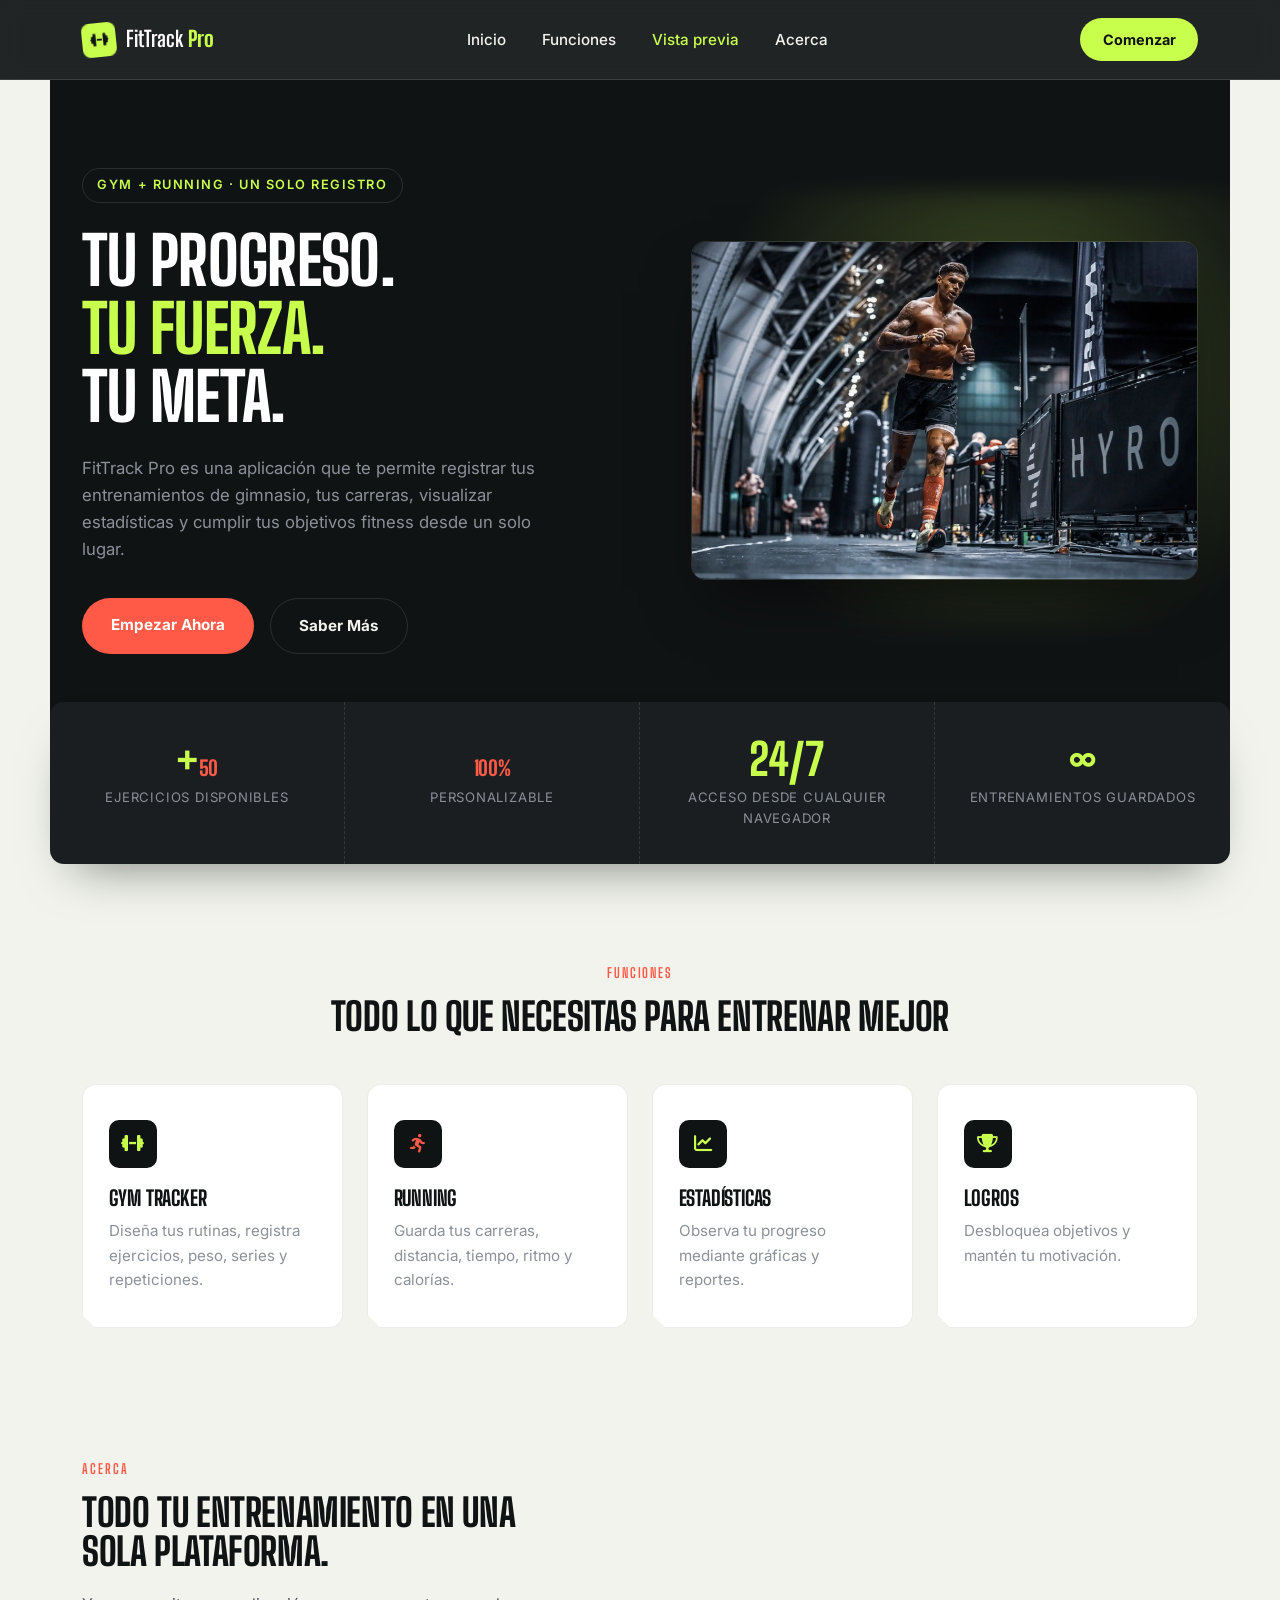
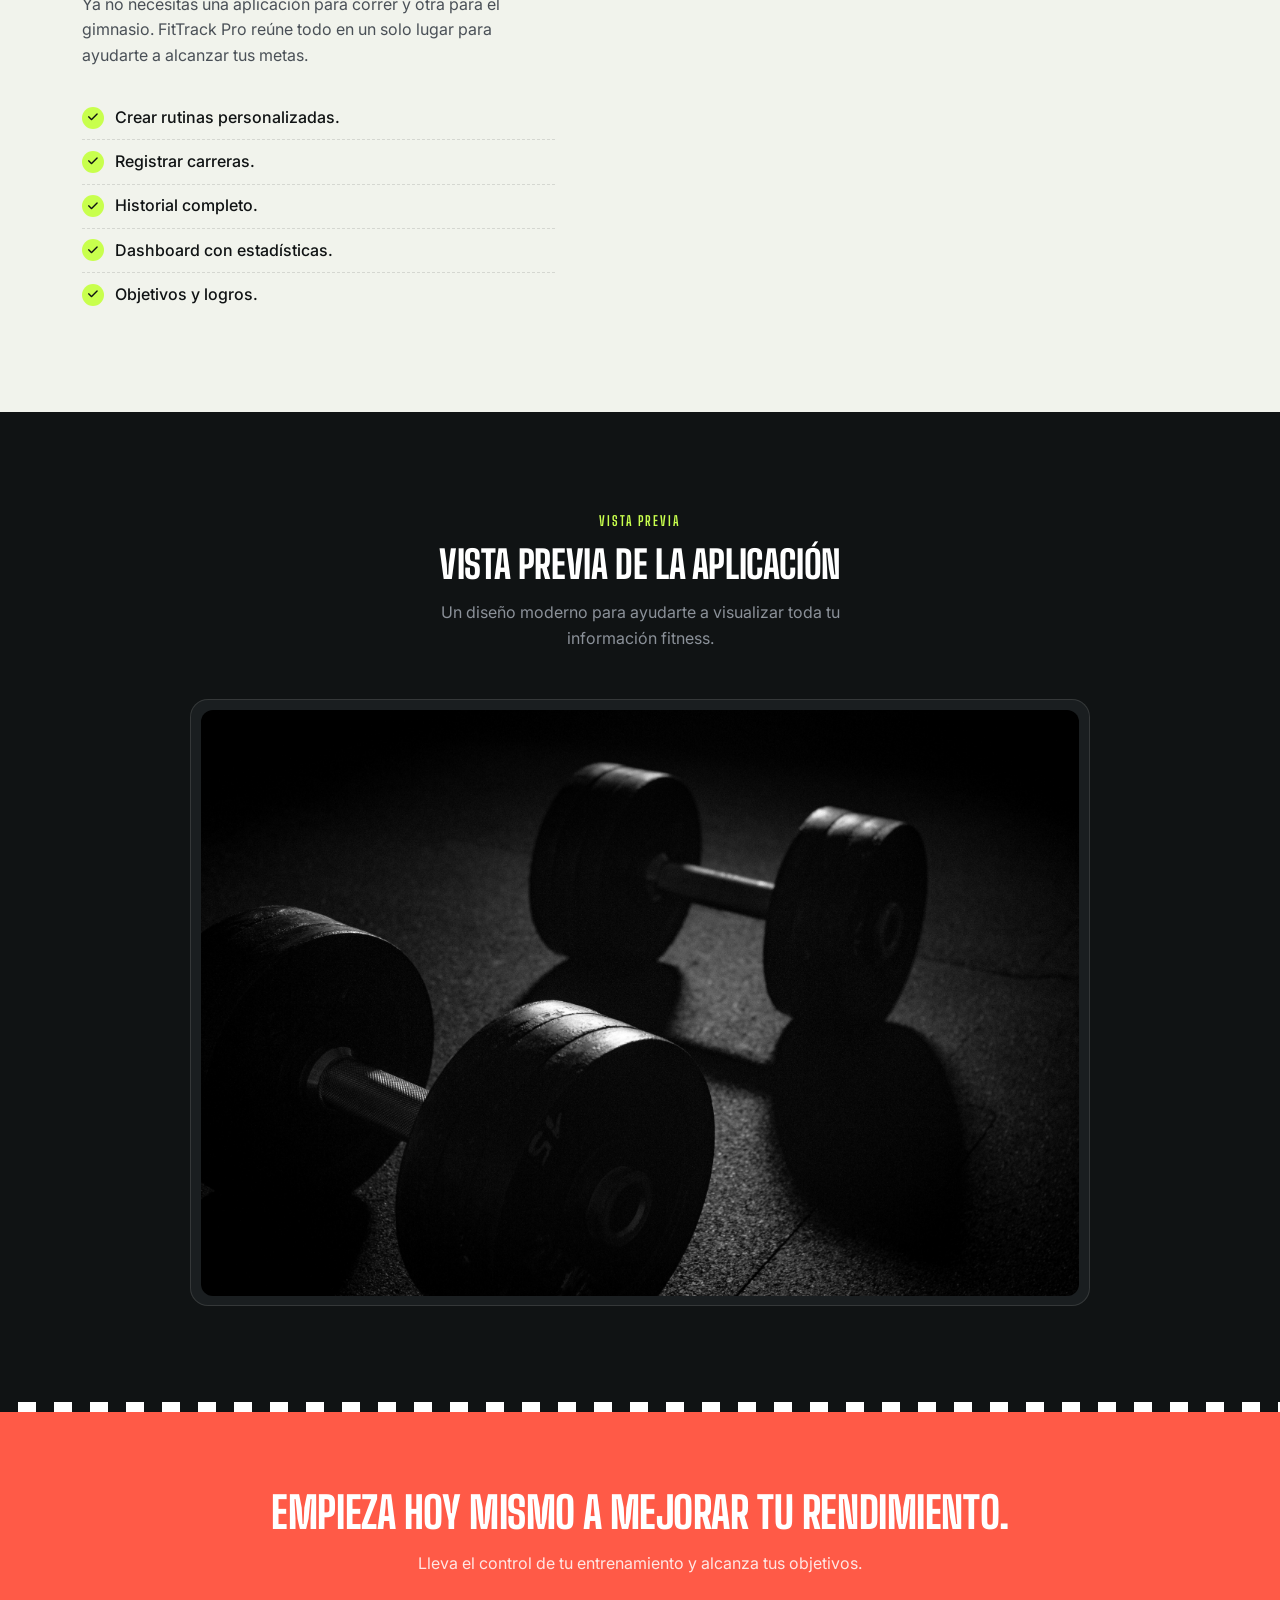
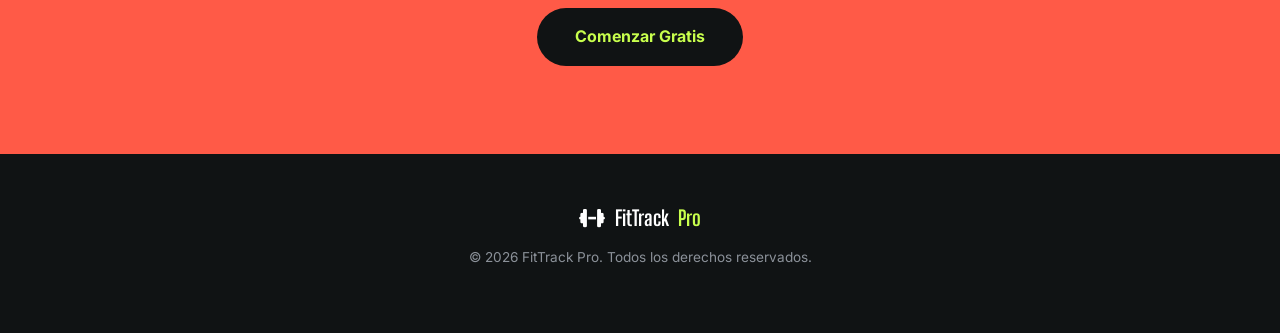
<file: PROGRAMACION TRABAJO FINAL/index.html>
<!DOCTYPE html>
<html lang="es">

<head>
    <meta charset="UTF-8">
    <meta name="viewport" content="width=device-width, initial-scale=1.0">
    <title>FitTrack Pro | Tu progreso fitness</title>

    <!-- Google Fonts -->
    <link rel="preconnect" href="https://fonts.googleapis.com">
    <link rel="preconnect" href="https://fonts.gstatic.com" crossorigin>
    <link href="https://fonts.googleapis.com/css2?family=Big+Shoulders+Display:wght@600;700;800;900&family=Inter:wght@400;500;600;700;800&display=swap"
        rel="stylesheet">

    <!-- Font Awesome -->
    <link rel="stylesheet" href="https://cdnjs.cloudflare.com/ajax/libs/font-awesome/6.6.0/css/all.min.css">

    <!-- CSS -->
    <link rel="stylesheet" href="CSS/style.css">
</head>
<body>

    <!-- ===================== NAVBAR ===================== -->

    <header id="top">

        <nav class="navbar">

            <div class="logo">
                <span class="logo-mark"><i class="fa-solid fa-dumbbell"></i></span>
                <span>FitTrack <strong>Pro</strong></span>
            </div>

            <ul class="menu" id="mainMenu">

                <li><a href="#top">Inicio</a></li>
                <li><a href="#features">Funciones</a></li>
                <li><a href="#preview">Vista previa</a></li>
                <li><a href="#about">Acerca</a></li>

            </ul>

            <a href="login.html" class="btn-navbar">
                Comenzar
            </a>

            <button id="menuToggle" class="menu-toggle-js" aria-label="Abrir menú" aria-expanded="false" aria-controls="mainMenu">
                <i class="fa-solid fa-bars"></i>
            </button>

        </nav>

    </header>

    <!-- ===================== HERO ===================== -->

    <section class="hero">

        <div class="hero-text">

            <span class="eyebrow">Gym + Running · Un solo registro</span>

            <h1>
                Tu progreso.
                <span>Tu fuerza.</span>
                Tu meta.
            </h1>

            <p>
                FitTrack Pro es una aplicación que te permite registrar tus entrenamientos
                de gimnasio, tus carreras, visualizar estadísticas y cumplir tus objetivos
                fitness desde un solo lugar.
            </p>

            <div class="hero-buttons">

                <a href="login.html" class="btn-primary">
                    Empezar Ahora
                </a>

                <a href="#features" class="btn-secondary">
                    Saber Más
                </a>

            </div>

        </div>

        <div class="hero-image">
            <div class="hero-glow" aria-hidden="true"></div>
            <img src="IMG/212302321-1920x1280.webp"Dashboard de FitTrack Pro">
        </div>

    </section>

    <!-- ===================== NUMBERS (marcador) ===================== -->

    <section class="numbers">

        <div>
            <h2>+<span class="count" data-target="50">0</span></h2>
            <p>Ejercicios disponibles</p>
        </div>

        <div>
            <h2><span class="count" data-target="100">0</span><span>%</span></h2>
            <p>Personalizable</p>
        </div>

        <div>
            <h2>24/7</h2>
            <p>Acceso desde cualquier navegador</p>
        </div>

        <div>
            <h2>&infin;</h2>
            <p>Entrenamientos guardados</p>
        </div>

    </section>

    <!-- ===================== CARDS ===================== -->

    <section class="cards" id="features">

        <span class="section-label">Funciones</span>
        <h2 class="section-title">Todo lo que necesitas para entrenar mejor</h2>

        <div class="cards-grid">

            <div class="card">
                <i class="fa-solid fa-dumbbell"></i>
                <h3>Gym Tracker</h3>
                <p>Diseña tus rutinas, registra ejercicios, peso, series y repeticiones.</p>
            </div>

            <div class="card">
                <i class="fa-solid fa-person-running"></i>
                <h3>Running</h3>
                <p>Guarda tus carreras, distancia, tiempo, ritmo y calorías.</p>
            </div>

            <div class="card">
                <i class="fa-solid fa-chart-line"></i>
                <h3>Estadísticas</h3>
                <p>Observa tu progreso mediante gráficas y reportes.</p>
            </div>

            <div class="card">
                <i class="fa-solid fa-trophy"></i>
                <h3>Logros</h3>
                <p>Desbloquea objetivos y mantén tu motivación.</p>
            </div>

        </div>

    </section>

    <!-- ===================== ABOUT ===================== -->

    <section class="about" id="about">

        <div class="about-text">

            <span class="section-label">Acerca</span>

            <h2>
                Todo tu entrenamiento
                en una sola plataforma.
            </h2>

            <p>
                Ya no necesitas una aplicación para correr
                y otra para el gimnasio.
                FitTrack Pro reúne todo en un solo lugar
                para ayudarte a alcanzar tus metas.
            </p>

            <ul>
                <li><i class="fa-solid fa-check"></i> Crear rutinas personalizadas.</li>
                <li><i class="fa-solid fa-check"></i> Registrar carreras.</li>
                <li><i class="fa-solid fa-check"></i> Historial completo.</li>
                <li><i class="fa-solid fa-check"></i> Dashboard con estadísticas.</li>
                <li><i class="fa-solid fa-check"></i> Objetivos y logros.</li>
            </ul>

        </div>

    </section>

    <!-- ===================== PREVIEW ===================== -->

    <section class="preview" id="preview">

        <span class="section-label light">Vista previa</span>
        <h2>Vista previa de la aplicación</h2>
        <p>Un diseño moderno para ayudarte a visualizar toda tu información fitness.</p>

        <div class="preview-frame">
            <img src="IMG/1244788.jpg" alt="Vista previa de la aplicación">
        </div>

    </section>

    <!-- ===================== CTA ===================== -->

    <section class="cta">

        <h2>
            Empieza hoy mismo
            a mejorar tu rendimiento.
        </h2>

        <p>
            Lleva el control de tu entrenamiento
            y alcanza tus objetivos.
        </p>

        <a href="register.html">
            Comenzar Gratis
        </a>

    </section>

    <!-- ===================== FOOTER ===================== -->

    <footer>

        <div class="footer-logo">
            <i class="fa-solid fa-dumbbell"></i>
            FitTrack <strong>Pro</strong>
        </div>

        <p>
            © <span id="year">2026</span> FitTrack Pro.
            Todos los derechos reservados.
        </p>

      

    </footer>

    <!-- JS -->
    <script src=JS/main.js></script>

</body>

</html>
</file>
<file: PROGRAMACION TRABAJO FINAL/CSS/style.css>
/* =========================================================
   FitTrack Pro — Design tokens
   Concept: pista de atletismo + marcador de gimnasio.
   Carriles diagonales y tipografía "scoreboard" como firma visual.
   ========================================================= */

:root {
    /* Color */
    --ink: #101314;
    --bg-alt: #1a1e20;
    --cream: #f1f3ec;
    --white: #ffffff;
    --lime: #c8ff4d;
    --lime-dim: #9fd63a;
    --coral: #ff5a47;
    --coral-dim: #e14434;
    --gray: #8b9199;
    --line: rgba(241, 243, 236, 0.12);

    /* Type */
    --font-display: "Big Shoulders Display", sans-serif;
    --font-body: "Inter", sans-serif;

    /* Layout */
    --max-w: 1180px;
    --radius: 14px;
    --lane-angle: -6deg;
}

/* =========================================================
   Reset
   ========================================================= */

* {
    margin: 0;
    padding: 0;
    box-sizing: border-box;
}

html {
    scroll-behavior: smooth;
}

body {
    font-family: var(--font-body);
    color: var(--ink);
    background: var(--cream);
    line-height: 1.6;
    overflow-x: hidden;
}

img {
    max-width: 100%;
    display: block;
}

a {
    text-decoration: none;
    color: inherit;
}

ul {
    list-style: none;
}

h1, h2, h3 {
    font-family: var(--font-display);
    font-weight: 800;
    line-height: 1.02;
    letter-spacing: -0.01em;
}

@media (prefers-reduced-motion: reduce) {
    * {
        animation: none !important;
        transition: none !important;
    }

    html {
        scroll-behavior: auto;
    }
}

:focus-visible {
    outline: 3px solid var(--lime);
    outline-offset: 3px;
}

.section-label {
    display: inline-block;
    font-family: var(--font-display);
    font-weight: 700;
    font-size: 0.85rem;
    letter-spacing: 0.14em;
    text-transform: uppercase;
    color: var(--coral);
    margin-bottom: 0.75rem;
}

.section-label.light {
    color: var(--lime);
}

/* =========================================================
   Navbar
   ========================================================= */

header {
    position: sticky;
    top: 0;
    z-index: 100;
    background: rgba(16, 19, 20, 0.92);
    backdrop-filter: blur(10px);
    border-bottom: 1px solid var(--line);
}

.navbar {
    max-width: var(--max-w);
    margin: 0 auto;
    display: flex;
    align-items: center;
    justify-content: space-between;
    padding: 1.1rem 2rem;
}

.logo {
    display: flex;
    align-items: center;
    gap: 0.65rem;
    font-family: var(--font-display);
    font-weight: 700;
    font-size: 1.35rem;
    color: var(--white);
}

.logo-mark {
    display: grid;
    place-items: center;
    width: 34px;
    height: 34px;
    background: var(--lime);
    color: var(--ink);
    border-radius: 8px;
    font-size: 0.9rem;
    transform: rotate(var(--lane-angle));
}

.logo strong {
    color: var(--lime);
    font-weight: 800;
}

.menu {
    display: flex;
    gap: 2.25rem;
}

.menu a {
    color: var(--cream);
    font-weight: 500;
    font-size: 0.95rem;
    position: relative;
    padding-bottom: 4px;
    transition: color 0.2s ease;
}

.menu a::after {
    content: "";
    position: absolute;
    left: 0;
    bottom: 0;
    width: 0;
    height: 2px;
    background: var(--lime);
    transition: width 0.25s ease;
}

.menu a:hover {
    color: var(--lime);
}

.menu a:hover::after {
    width: 100%;
}

.btn-navbar {
    background: var(--lime);
    color: var(--ink);
    font-weight: 700;
    font-size: 0.9rem;
    padding: 0.65rem 1.4rem;
    border-radius: 999px;
    transition: transform 0.2s ease, background 0.2s ease;
}

.btn-navbar:hover {
    background: var(--white);
    transform: translateY(-2px);
}

/* =========================================================
   Hero
   ========================================================= */

.hero {
    position: relative;
    background: var(--ink);
    color: var(--cream);
    display: grid;
    grid-template-columns: 1.05fr 0.95fr;
    align-items: center;
    gap: 3rem;
    max-width: var(--max-w);
    margin: 0 auto;
    padding: 5.5rem 2rem 6rem;
    overflow: hidden;
}

.eyebrow {
    display: inline-block;
    font-size: 0.8rem;
    font-weight: 600;
    letter-spacing: 0.12em;
    text-transform: uppercase;
    color: var(--lime);
    border: 1px solid var(--line);
    padding: 0.4rem 0.9rem;
    border-radius: 999px;
    margin-bottom: 1.5rem;
}

.hero h1 {
    font-size: clamp(2.8rem, 5.2vw, 4.6rem);
    color: var(--white);
    text-transform: uppercase;
}

.hero h1 span {
    display: block;
    color: var(--lime);
}

.hero p {
    margin-top: 1.5rem;
    max-width: 42ch;
    color: var(--gray);
    font-size: 1.05rem;
}

.hero-buttons {
    display: flex;
    gap: 1rem;
    margin-top: 2.25rem;
}

.btn-primary,
.btn-secondary {
    font-weight: 700;
    font-size: 0.95rem;
    padding: 0.9rem 1.8rem;
    border-radius: 999px;
    transition: transform 0.2s ease, background 0.2s ease, color 0.2s ease;
}

.btn-primary {
    background: var(--coral);
    color: var(--white);
}

.btn-primary:hover {
    background: var(--coral-dim);
    transform: translateY(-2px);
}

.btn-secondary {
    border: 1px solid var(--line);
    color: var(--cream);
}

.btn-secondary:hover {
    border-color: var(--lime);
    color: var(--lime);
    transform: translateY(-2px);
}

.hero-image {
    position: relative;
}

.hero-glow {
    position: absolute;
    inset: -15%;
    background: radial-gradient(circle at 60% 40%, rgba(200, 255, 77, 0.28), transparent 65%);
    filter: blur(10px);
    z-index: 0;
}

.hero-image img {
    position: relative;
    z-index: 1;
    border-radius: var(--radius);
    border: 1px solid var(--line);
    box-shadow: 0 30px 60px -20px rgba(0, 0, 0, 0.6);
}

/* =========================================================
   Numbers — marcador estilo pista
   ========================================================= */

.numbers {
    position: relative;
    background: var(--bg-alt);
    display: grid;
    grid-template-columns: repeat(4, 1fr);
    max-width: var(--max-w);
    margin: 0 auto;
    border-radius: var(--radius);
    transform: translateY(-3rem);
    overflow: hidden;
    box-shadow: 0 25px 50px -25px rgba(0, 0, 0, 0.5);
}

.numbers div {
    text-align: center;
    padding: 2.2rem 1rem;
    border-right: 1px dashed var(--line);
}

.numbers div:last-child {
    border-right: none;
}

.numbers h2 {
    font-size: clamp(2rem, 3.6vw, 2.75rem);
    color: var(--lime);
}

.numbers h2 span {
    font-size: 1.3rem;
    color: var(--coral);
}

.numbers p {
    margin-top: 0.35rem;
    font-size: 0.82rem;
    color: var(--gray);
    text-transform: uppercase;
    letter-spacing: 0.06em;
}

/* =========================================================
   Cards
   ========================================================= */

.cards {
    max-width: var(--max-w);
    margin: 0 auto;
    padding: 3rem 2rem 6rem;
    text-align: center;
}

.section-title {
    font-size: clamp(1.8rem, 3vw, 2.4rem);
    text-transform: uppercase;
    margin-bottom: 3rem;
}

.cards-grid {
    display: grid;
    grid-template-columns: repeat(4, 1fr);
    gap: 1.5rem;
    text-align: left;
}

.card {
    position: relative;
    background: var(--white);
    border: 1px solid rgba(16, 19, 20, 0.08);
    border-radius: var(--radius);
    padding: 2.2rem 1.6rem;
    clip-path: polygon(0 0, 100% 0, 100% 100%, 14px 100%, 0 calc(100% - 14px));
    transition: transform 0.25s ease, box-shadow 0.25s ease;
}

.card:hover {
    transform: translateY(-6px);
    box-shadow: 0 20px 35px -20px rgba(16, 19, 20, 0.35);
}

.card i {
    display: inline-grid;
    place-items: center;
    width: 48px;
    height: 48px;
    border-radius: 10px;
    background: var(--ink);
    color: var(--lime);
    font-size: 1.15rem;
    margin-bottom: 1.25rem;
}

.card:nth-child(2) i {
    color: var(--coral);
}

.card h3 {
    font-size: 1.3rem;
    text-transform: uppercase;
    margin-bottom: 0.6rem;
}

.card p {
    color: var(--gray);
    font-size: 0.95rem;
}

/* =========================================================
   About
   ========================================================= */

.about {
    max-width: var(--max-w);
    margin: 0 auto;
    padding: 2rem 2rem 6rem;
    display: grid;
    grid-template-columns: 0.9fr 1.1fr;
    gap: 4rem;
    align-items: center;
}



.about-text h2 {
    font-size: clamp(1.9rem, 3vw, 2.5rem);
    text-transform: uppercase;
    margin-bottom: 1.25rem;
}

.about-text p {
    color: #4a5057;
    max-width: 48ch;
    margin-bottom: 1.75rem;
}

.about-text ul li {
    display: flex;
    align-items: center;
    gap: 0.7rem;
    padding: 0.55rem 0;
    border-bottom: 1px dashed rgba(16, 19, 20, 0.12);
    font-weight: 500;
}

.about-text ul li:last-child {
    border-bottom: none;
}

.about-text ul i {
    display: grid;
    place-items: center;
    width: 22px;
    height: 22px;
    border-radius: 50%;
    background: var(--lime);
    color: var(--ink);
    font-size: 0.7rem;
    flex-shrink: 0;
}

/* =========================================================
   Preview
   ========================================================= */

.preview {
    background: var(--ink);
    color: var(--cream);
    text-align: center;
    padding: 6rem 2rem;
}

.preview h2 {
    font-size: clamp(1.9rem, 3vw, 2.5rem);
    color: var(--white);
    text-transform: uppercase;
}

.preview > p {
    color: var(--gray);
    max-width: 46ch;
    margin: 1rem auto 3rem;
}

.preview-frame {
    max-width: 900px;
    margin: 0 auto;
    padding: 0.6rem;
    background: var(--bg-alt);
    border: 1px solid var(--line);
    border-radius: 18px;
}

.preview-frame img {
    border-radius: 12px;
}

/* =========================================================
   CTA — franja de meta (finish line)
   ========================================================= */

.cta {
    position: relative;
    background: var(--coral);
    color: var(--white);
    text-align: center;
    padding: 5.5rem 2rem;
    overflow: hidden;
}

.cta::before {
    content: "";
    position: absolute;
    top: 0;
    left: 0;
    right: 0;
    height: 10px;
    background: repeating-linear-gradient(90deg,
            var(--ink) 0 18px,
            var(--white) 18px 36px);
}

.cta h2 {
    font-size: clamp(2rem, 3.4vw, 2.8rem);
    text-transform: uppercase;
    margin-bottom: 1rem;
}

.cta p {
    color: rgba(255, 255, 255, 0.85);
    margin-bottom: 2rem;
}

.cta a {
    display: inline-block;
    background: var(--ink);
    color: var(--lime);
    font-weight: 700;
    padding: 1rem 2.4rem;
    border-radius: 999px;
    transition: transform 0.2s ease, background 0.2s ease;
}

.cta a:hover {
    background: var(--white);
    color: var(--ink);
    transform: translateY(-3px);
}

/* =========================================================
   Footer
   ========================================================= */

footer {
    background: var(--ink);
    color: var(--gray);
    padding: 3rem 2rem 2.5rem;
    text-align: center;
}

.footer-logo {
    font-family: var(--font-display);
    font-weight: 700;
    font-size: 1.3rem;
    color: var(--white);
    display: flex;
    align-items: center;
    justify-content: center;
    gap: 0.6rem;
    margin-bottom: 0.75rem;
}

.footer-logo strong {
    color: var(--lime);
}

footer > p {
    font-size: 0.85rem;
    margin-bottom: 1.5rem;
}

.social {
    display: flex;
    justify-content: center;
    gap: 1.1rem;
}

.social a {
    display: grid;
    place-items: center;
    width: 38px;
    height: 38px;
    border-radius: 50%;
    border: 1px solid var(--line);
    color: var(--cream);
    transition: background 0.2s ease, color 0.2s ease, transform 0.2s ease;
}

.social a:hover {
    background: var(--lime);
    color: var(--ink);
    border-color: var(--lime);
    transform: translateY(-3px);
}

/* =========================================================
   Responsive
   ========================================================= */

@media (max-width: 960px) {
    .hero {
        grid-template-columns: 1fr;
        text-align: center;
        padding-top: 3.5rem;
    }

    .hero-buttons {
        justify-content: center;
    }

    .hero p {
        margin-left: auto;
        margin-right: auto;
    }

    .about {
        grid-template-columns: 1fr;
    }

    .about-text p {
        margin-left: auto;
        margin-right: auto;
    }

    .cards-grid {
        grid-template-columns: repeat(2, 1fr);
    }
}

@media (max-width: 720px) {
    .menu {
        display: none;
    }

    .numbers {
        grid-template-columns: repeat(2, 1fr);
        transform: translateY(-2rem);
    }

    .numbers div:nth-child(2) {
        border-right: none;
    }

    .numbers div:nth-child(1),
    .numbers div:nth-child(2) {
        border-bottom: 1px dashed var(--line);
    }

    .cards-grid {
        grid-template-columns: 1fr;
    }
}

@media (max-width: 480px) {
    .navbar {
        padding: 1rem 1.25rem;
    }

    .hero {
        padding: 3rem 1.25rem 5rem;
    }

    .numbers {
        grid-template-columns: 1fr;
    }

    .numbers div {
        border-right: none;
        border-bottom: 1px dashed var(--line);
    }

    .numbers div:last-child {
        border-bottom: none;
    }
}
</file>
